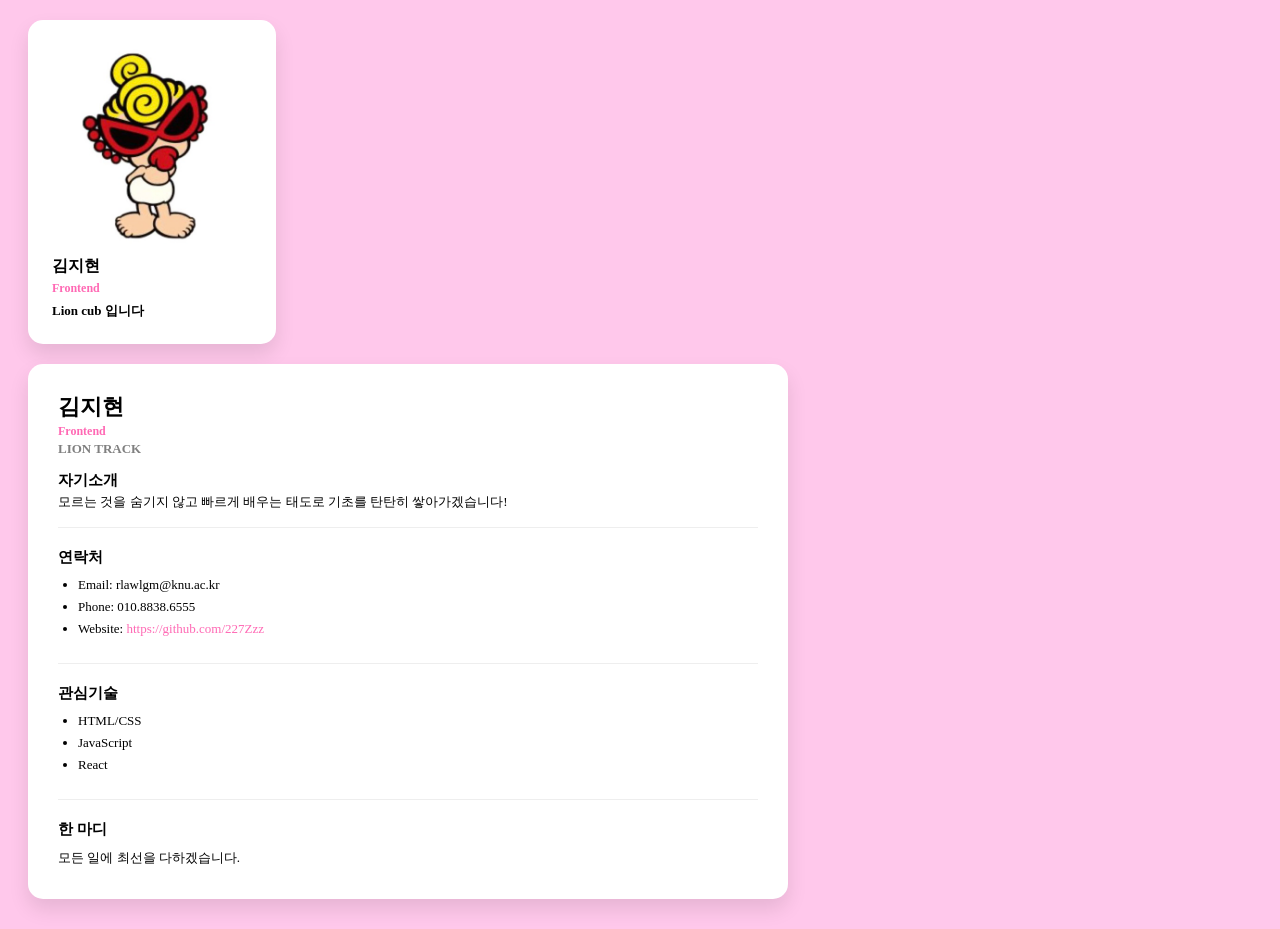
<file: FE_0401/kimjihyeon/index.html>
<!DOCTYPE html>
<html lang="ko">
<head>
    <meta charset="UTF-8">
    <meta name="viewport" content="width=device-width, initial-scale=1.0">
    <title>1주차 과제 - 김지현</title>
    <link rel="stylesheet" href="style.css">
</head>
<body>
    <div class="card-profile">

        <div class="image">
            <img src="_.jpg" alt="프로필 사진">
        </div>

        <div class="profile-info">
            <h4>김지현</h4>
            <h6 class="part">Frontend</h6>
            <p><strong>Lion cub 입니다</strong></p>
        </div>
    </div>

    <div class="card-detail">
        <div class="intro">
            <h2 class="name">김지현</h2>
            <div class="title">
                <span class="part">Frontend</span>
                <span class="track">LION TRACK</span>
            </div>
        </div>
    

        <section class="introduction">
            <h5>자기소개</h5>
            <h6>모르는 것을 숨기지 않고 빠르게 배우는 태도로 기초를 탄탄히 쌓아가겠습니다!</h6>
        </section>

        <hr>

        <div class="contact">
            <h5>연락처</h5>
            <ul>
                <li>Email: rlawlgm@knu.ac.kr</li>
                <li>Phone: 010.8838.6555</li>
                <li>Website: <a href="https://github.com/227Zzz" target="_blank">https://github.com/227Zzz</a></li>
            </ul>
        </div>

        <hr>

        <div class="content interesting">
            <h5>관심기술</h5>
            <ul>
                <li>HTML/CSS</li>
                <li>JavaScript</li>
                <li>React</li>
            </ul>
        </div>  

        <hr>

        <div class="content text-quote">
            <h5>한 마디</h5>
            <p class="quote">모든 일에 최선을 다하겠습니다. </p>
        </div>
        
    </div>

</body>
</html>
</file>
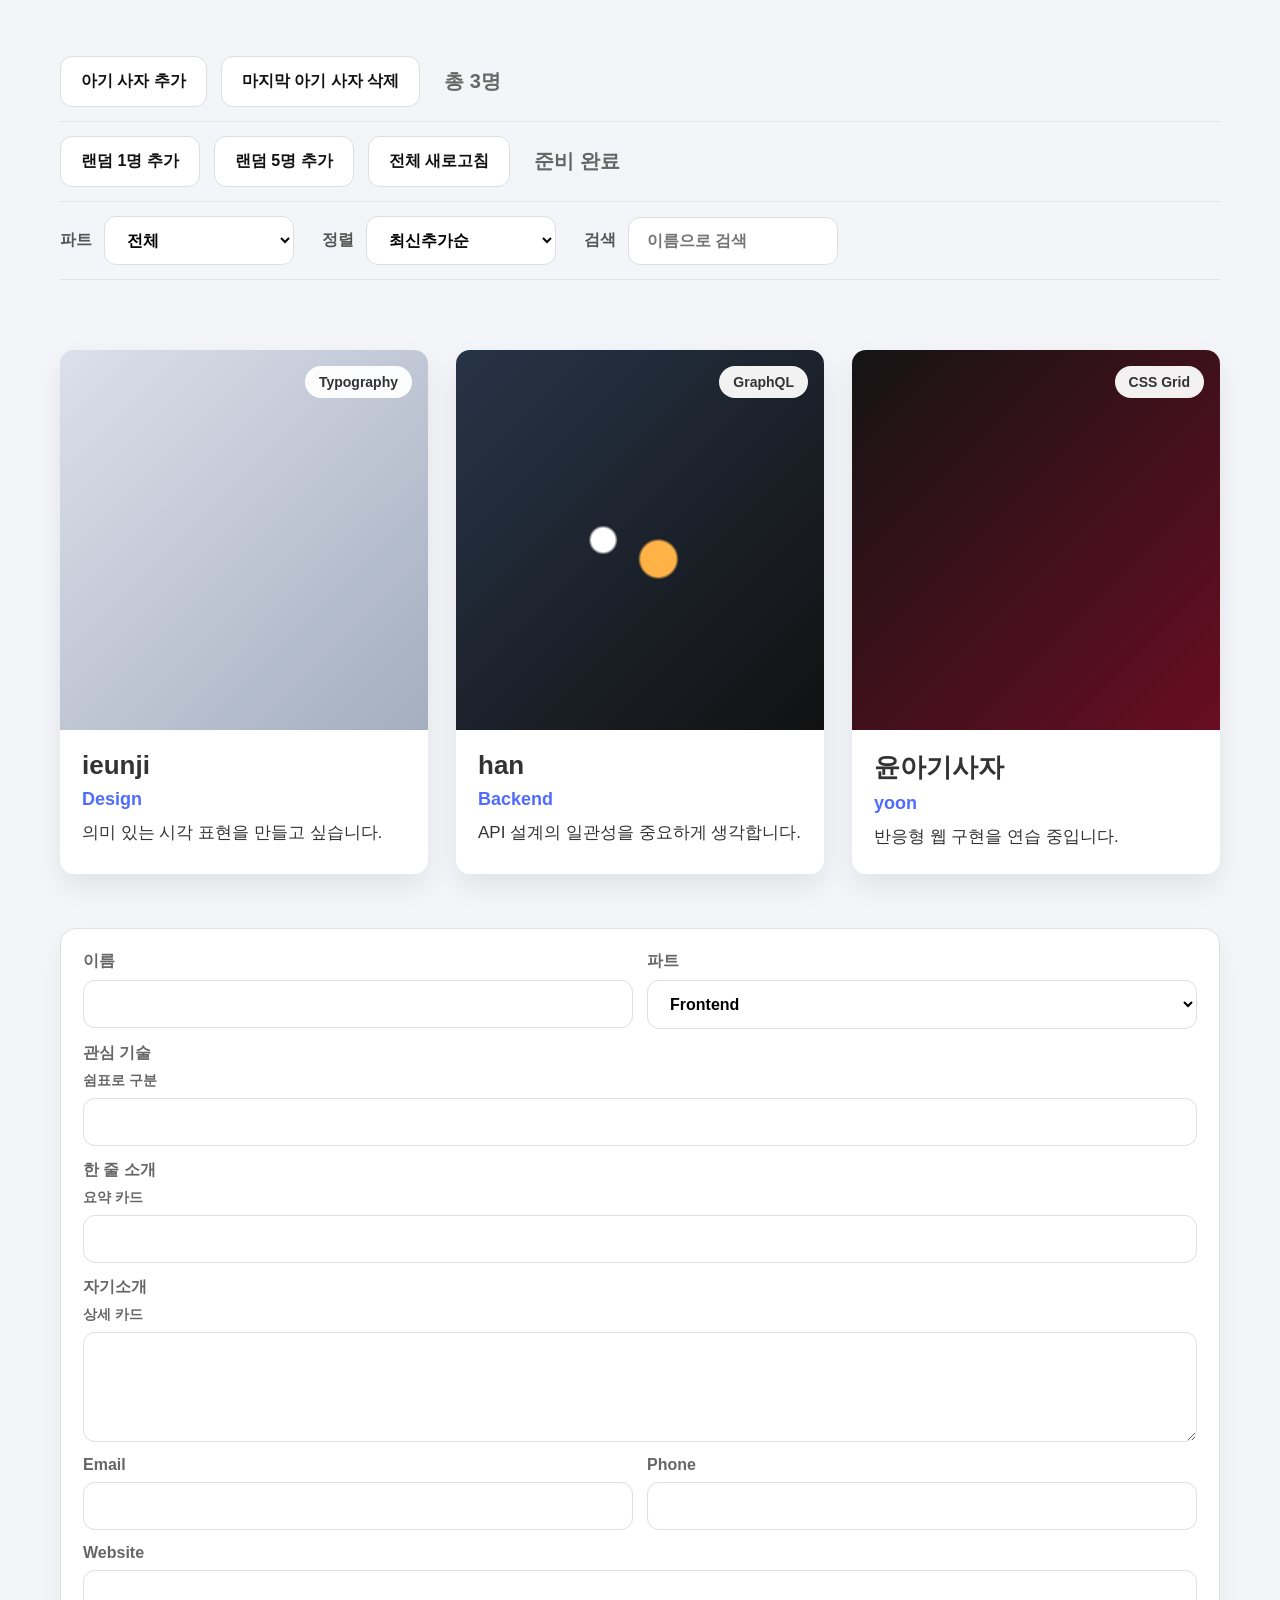
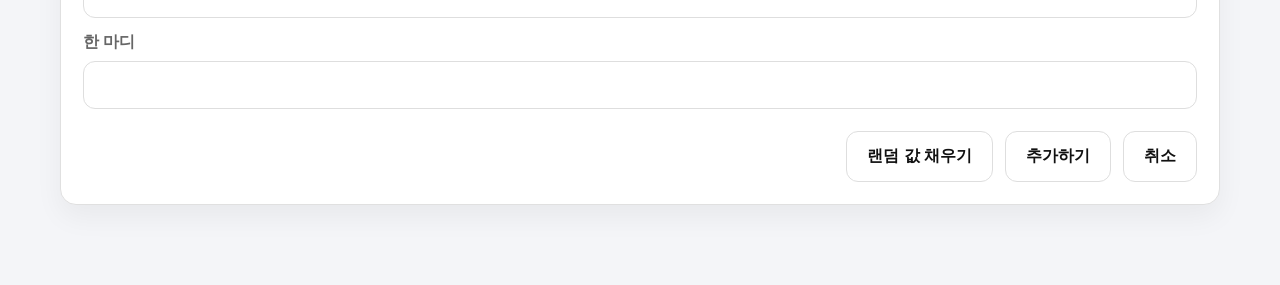
<file: FE_0517/ieunji/index.html>
<!DOCTYPE html>
<html lang="ko">
<head>
  <meta charset="UTF-8" />
  <meta name="viewport" content="width=device-width, initial-scale=1.0" />
  <title>아기 사자 대시보드</title>
  <link rel="stylesheet" href="style.css" />
</head>

<body>
  <main class="page">
    <!-- 상단 컨트롤 영역 -->
    <section class="control-panel">
      <div class="control-row">
        <button type="button" id="openFormBtn">아기 사자 추가</button>
        <button type="button" id="deleteLastBtn">마지막 아기 사자 삭제</button>
        <strong id="totalCount">총 9명</strong>
      </div>

      <div class="control-row">
        <button type="button" id="loadOneBtn">랜덤 1명 추가</button>
        <button type="button" id="loadFiveBtn">랜덤 5명 추가</button>
        <button type="button" id="refreshBtn">전체 새로고침</button>

        <strong id="requestStatus" class="status-text">준비 완료</strong>
        <button type="button" id="retryBtn" class="retry-button" hidden>재시도</button>
      </div>

      <div class="filter-row">
        <label>
          파트
          <select id="partFilter">
            <option value="all">전체</option>
            <option value="Frontend">Frontend</option>
            <option value="Backend">Backend</option>
            <option value="Design">Design</option>
          </select>
        </label>

        <label>
          정렬
          <select id="sortOption">
            <option value="latest">최신추가순</option>
            <option value="name">이름순</option>
          </select>
        </label>

        <label>
          검색
          <input id="searchInput" type="search" placeholder="이름으로 검색" />
        </label>
      </div>
    </section>

    <!-- 카드 목록 영역 -->
    <section class="card-section">
      <p id="emptyMessage" class="empty-message" hidden>
        표시할 아기 사자가 없습니다. 필터/검색 조건을 확인해 주세요.
      </p>

      <div id="lionList" class="lion-grid">
        <article
          class="lion-card"
          data-id="lion-1"
          data-name="ieunji"
          data-part="Design"
          data-skills="Typography"
          data-summary="의미 있는 시각 표현을 만들고 싶습니다."
          data-detail="사용자에게 잘 전달되는 디자인을 고민합니다."
          data-email="ieunji@example.com"
          data-phone="010-1111-1111"
          data-website="https://example.com/shin"
          data-comment="디자인으로 이야기를 전달하고 싶어요."
          data-image=""
          data-is-mine="true"
        >
          <div class="card-image image-1">
            <span class="skill-badge">Typography</span>
          </div>

          <div class="card-content">
            <h2>ieunji</h2>
            <strong class="part-text design">Design</strong>
            <p>의미 있는 시각 표현을 만들고 싶습니다.</p>
          </div>
        </article>

        <article
          class="lion-card"
          data-id="lion-2"
          data-name="han"
          data-part="Backend"
          data-skills="GraphQL"
          data-summary="API 설계의 일관성을 중요하게 생각합니다."
          data-detail="서버와 데이터 흐름을 안정적으로 설계하는 데 관심이 있습니다."
          data-email="han@example.com"
          data-phone="010-2222-2222"
          data-website="https://example.com/han"
          data-comment="튼튼한 서버를 만들고 싶어요."
          data-image=""
          data-is-mine="false"
        >
          <div class="card-image image-2">
            <span class="skill-badge">GraphQL</span>
          </div>

          <div class="card-content">
            <h2>han</h2>
            <strong class="part-text backend">Backend</strong>
            <p>API 설계의 일관성을 중요하게 생각합니다.</p>
          </div>
        </article>

        <article
          class="lion-card"
          data-id="lion-3"
          data-name="윤아기사자"
          data-part="yoon"
          data-skills="CSS Grid"
          data-summary="반응형 웹 구현을 연습 중입니다."
          data-detail="화면 크기에 따라 자연스럽게 변하는 UI에 관심이 있습니다."
          data-email="yoon@example.com"
          data-phone="010-3333-3333"
          data-website="https://example.com/yoon"
          data-comment="프론트엔드를 더 잘하고 싶어요."
          data-image=""
          data-is-mine="false"
        >
          <div class="card-image image-3">
            <span class="skill-badge">CSS Grid</span>
          </div>

          <div class="card-content">
            <h2>yoon</h2>
            <strong class="part-text frontend">Frontend</strong>
            <p>반응형 웹 구현을 연습 중입니다.</p>
          </div>
        </article>
      </div>
    </section>

    <!-- 입력 폼 영역 -->
    <section id="formPanel" class="form-panel">
      <form id="lionForm">
        <div class="form-grid two-column">
          <label>
            이름
            <input id="nameInput" type="text" />
          </label>

          <label>
            파트
            <select id="partInput">
              <option value="Frontend">Frontend</option>
              <option value="Backend">Backend</option>
              <option value="Design">Design</option>
            </select>
          </label>
        </div>

        <label>
          관심 기술 <span class="hint">쉼표로 구분</span>
          <input id="skillsInput" type="text" />
        </label>

        <label>
          한 줄 소개 <span class="hint">요약 카드</span>
          <input id="summaryInput" type="text" />
        </label>

        <label>
          자기소개 <span class="hint">상세 카드</span>
          <textarea id="detailInput"></textarea>
        </label>

        <div class="form-grid two-column">
          <label>
            Email
            <input id="emailInput" type="email" />
          </label>

          <label>
            Phone
            <input id="phoneInput" type="text" />
          </label>
        </div>

        <label>
          Website
          <input id="websiteInput" type="url" />
        </label>

        <label>
          한 마디
          <input id="commentInput" type="text" />
        </label>

        <div class="form-actions">
          <button type="button" id="fillRandomBtn">랜덤 값 채우기</button>
          <button type="submit">추가하기</button>
          <button type="button" id="cancelBtn">취소</button>
        </div>
      </form>
    </section>
  </main>

  <script src="script.js" defer></script>
</body>
</html>
</file>
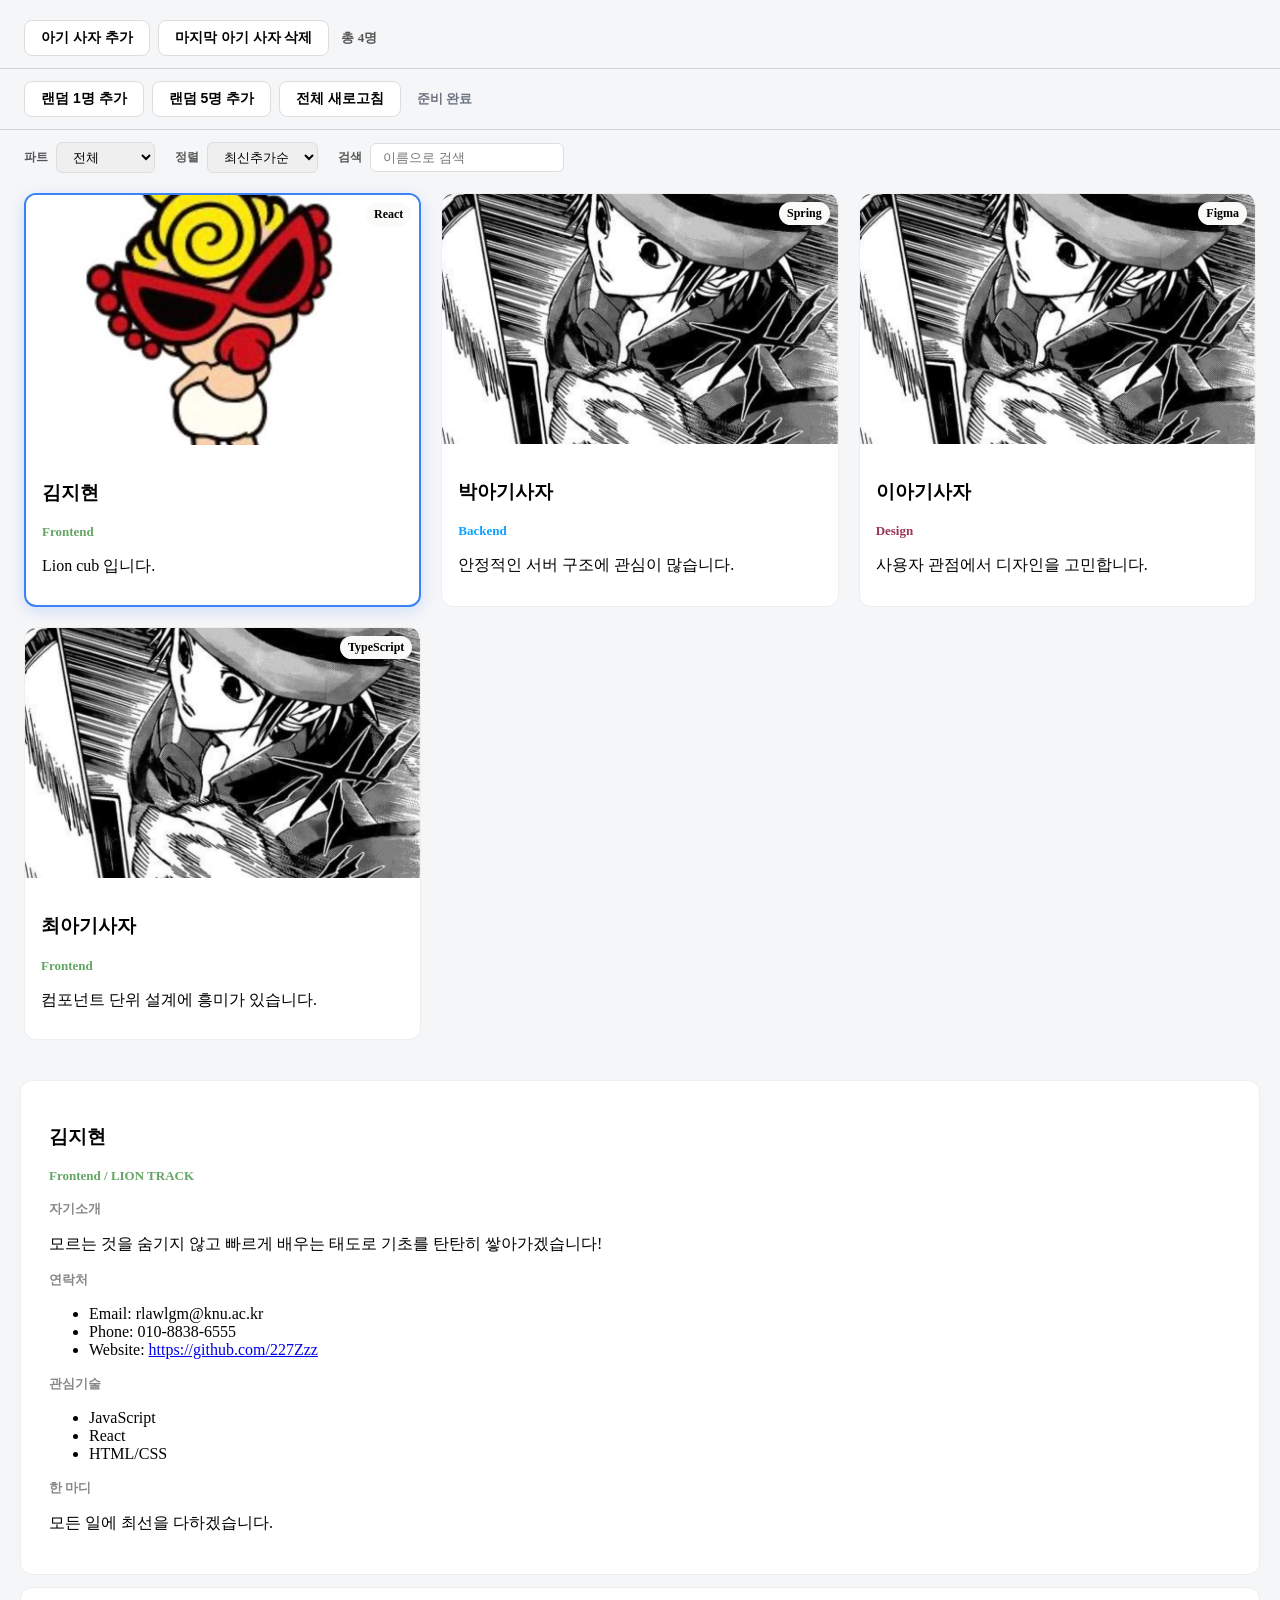
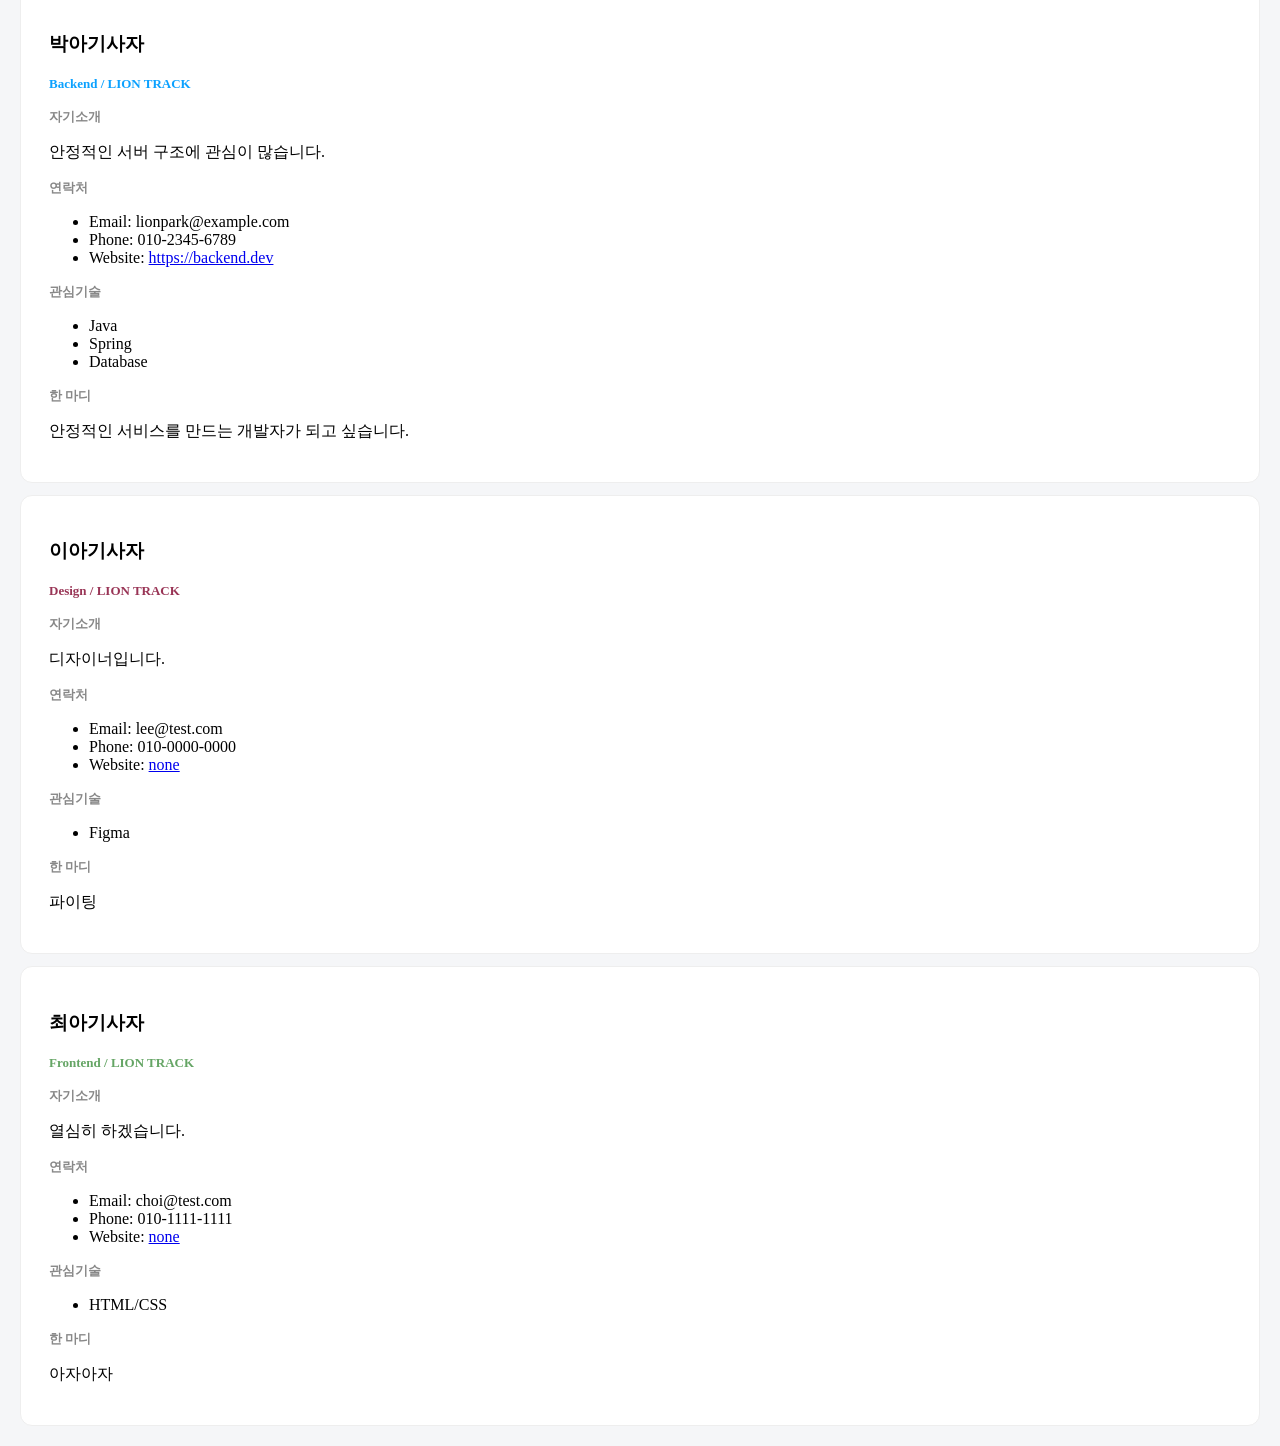
<file: FE_0524/kimjihyeon/index.html>
<!DOCTYPE html>
<html lang="ko">

<head>
    <meta charset="UTF-8">
    <meta name="viewport" content="width=device-width, initial-scale=1.0">
    <title>아기사자 명단</title>

    <link rel="stylesheet" href="style.css">
    <script src="script.js" defer></script>
</head>

<body>
    <main class="dashboard-container">

        <section class="action-bar">
            <button type="button" id="add-btn" class="action-btn">아기 사자 추가</button>
            <button type="button" id="delete-btn" class="action-btn">마지막 아기 사자 삭제</button>
            <span id="total-count" class="action-count">총 0명</span>
        </section>

        <section class="action-bar async-bar">
            <button class="action-btn fetch-btn" data-count="1">랜덤 1명 추가</button>
            <button class="action-btn fetch-btn" data-count="5">랜덤 5명 추가</button>
            <button id="refresh-all-btn" class="action-btn">전체 새로고침</button>

            <span id="async-status" class="status-text">준비 완료</span>

            <button id="retry-btn" class="action-btn hidden">재시도</button>
        </section>

        <section class="action-bar filter-bar">
            <div class="filter-group">
                <label for="filter-part">파트</label>
                <select id="filter-part" class="filter-select">
                    <option value="all">전체</option>
                    <option value="Frontend">Frontend</option>
                    <option value="Backend">Backend</option>
                    <option value="Design">Design</option>
                </select>
            </div>

            <div class="filter-group">
                <label for="sort-type">정렬</label>
                <select id="sort-type" class="filter-select">
                    <option value="latest">최신추가순</option>
                    <option value="name">이름순 </option>
                </select>
            </div>

            <div class="filter-group">
                <label for="search-input">검색</label>
                <input type="text" id="search-input" class="filter-select" placeholder="이름으로 검색">
            </div>
        </section>

        <div id="form-container" class="form-container hidden">
            <div class="form-card">
                <form id="lion-form">
                    <div class="form-group">
                        <label for="input-name">이름</label>
                        <input type="text" id="input-name" placeholder="예: 홍아기사자" required>
                    </div>

                    <div class="form-group">
                        <label for="select-part">파트</label>
                        <select id="select-part" required>
                            <option value="Frontend">Frontend</option>
                            <option value="Backend">Backend</option>
                            <option value="Design">Design</option>
                        </select>
                    </div>

                    <div class="form-group full-width">
                        <label for="input-skills">관심 기술 (쉼표로 구분)</label>
                        <input type="text" id="input-skills" placeholder="예: JavaScript, React, HTML/CSS" required>
                    </div>

                    <div class="form-group full-width">
                        <label for="input-desc">한 줄 소개 (요약 카드)</label>
                        <input type="text" id="input-desc" placeholder="예: 3주차 DOM 조작 연습 중!" required>
                    </div>

                    <div class="form-group full-width">
                        <label for="input-intro">자기소개 (상세 카드)</label>
                        <textarea id="input-intro" placeholder="예: HTML/CSS로 구조를 만들고, JS로 데이터를 바꾸면 화면이 바뀌는 경험을 하고 있습니다."
                            required></textarea>
                        <span class="error-msg hidden">자기소개를 입력해주세요.</span>
                    </div>

                    <div class="form-group">
                        <label for="input-email">Email</label>
                        <input type="email" id="input-email" placeholder="예: lion@example.com" required>
                    </div>

                    <div class="form-group">
                        <label for="input-phone">Phone</label>
                        <input type="tel" id="input-phone" placeholder="예: 010-1234-5678" required>
                    </div>

                    <div class="form-group full-width">
                        <label for="input-website">Website</label>
                        <input type="url" id="input-website" placeholder="예: https://example.com" required>
                    </div>

                    <div class="form-group full-width">
                        <label for="input-quote">한 마디</label>
                        <input type="text" id="input-quote" placeholder="예: 데이터 바꾸면 화면도 바뀐다!" required>
                    </div>

                    <div class="form-buttons">
                        <button type="button" id="random-fill-btn" class="action-btn">랜덤 값 채우기</button>
                        <button type="submit" id="submit-btn" class="submit-btn">추가하기</button>
                        <button type="button" id="cancel-btn" class="cancel-btn">취소</button>
                    </div>
                </form>
            </div>
        </div>

        <section class="summary-section">
            <h2 class="summary-title hidden">아기 사자 요약 카드 목록</h2>
            <div class="summary-grid">
            </div>
        </section>

        <section class="detail-section">
            <h2 class="summary-title hidden">상세 자기소개 목록</h2>
            <div class="detail-list">
            </div>
        </section>
    </main>
</body>
</file>
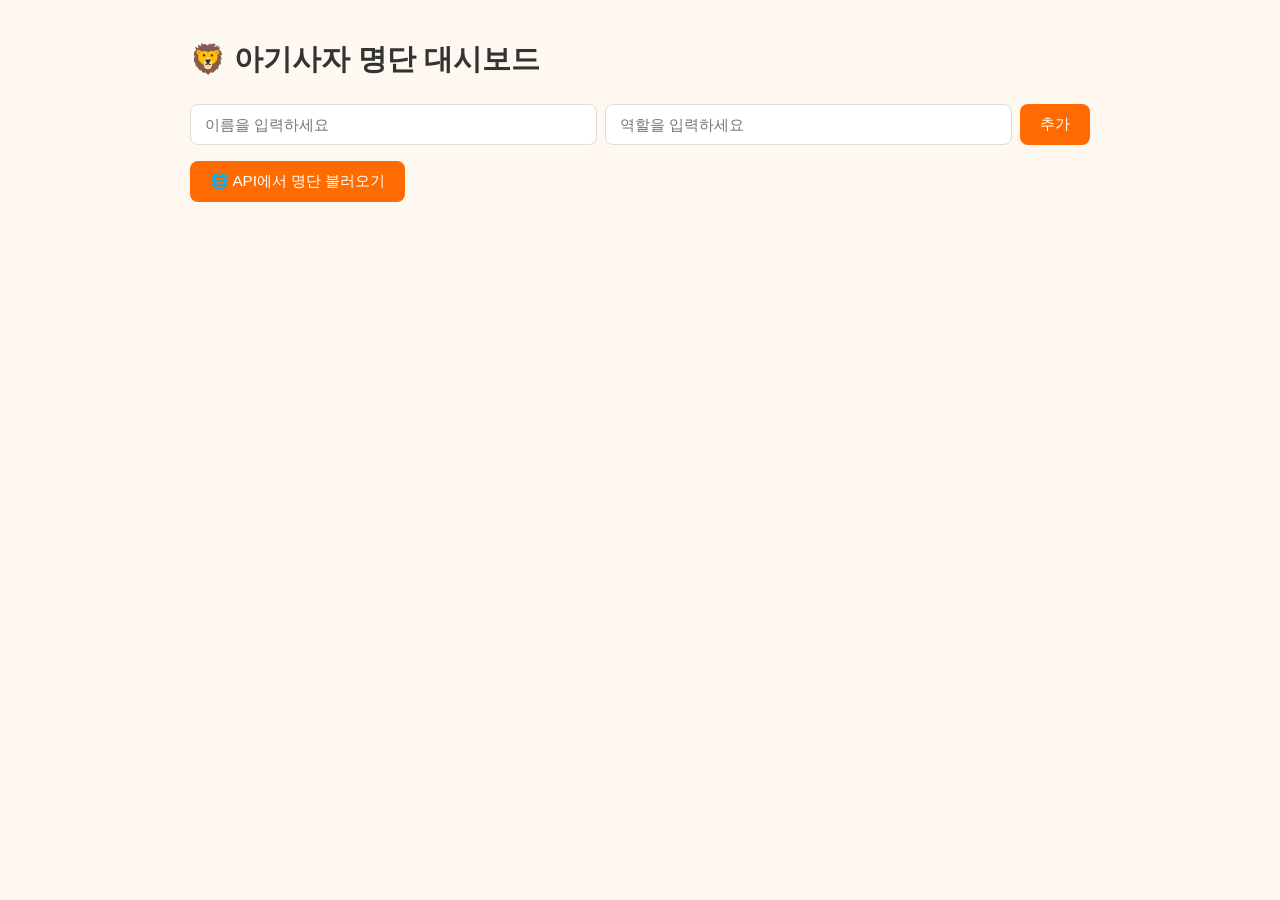
<file: FE_0525/ChoiJiin/index.html>
<!DOCTYPE html>
<html lang="ko">
<head>
  <meta charset="UTF-8">
  <meta name="viewport" content="width=device-width, initial-scale=1.0">
  <title>아기사자 대시보드</title>
  <link rel="stylesheet" href="style.css">
</head>
<body>
  <div class="container">
    <h1>🦁 아기사자 명단 대시보드</h1>

    <div class="form-area">
      <input type="text" id="nameInput" placeholder="이름을 입력하세요" />
      <input type="text" id="roleInput" placeholder="역할을 입력하세요" />
      <button id="addBtn">추가</button>
    </div>

    <button id="loadBtn">🌐 API에서 명단 불러오기</button>
    <p id="status"></p>

    <div class="card-grid" id="cardGrid"></div>
  </div>

  <script src="script.js"></script>
</body>
</html>
</file>
<file: FE_0401/kimjihyeon/style.css>
body {
  background-color: rgb(255, 200, 235);
}

.card-profile {
  width: 200px;
  background-color: white;
  margin: 20px;
  padding: 24px;
  border-radius: 15px;
  box-shadow: 0 10px 20px rgba(0, 0, 0, 0.1);
  display: flex;
  flex-direction: column;
}

.image img {
  width: 100%;
  display: block;
  border-radius: 8px;
}

.profile-info h4 {
  margin: 12px 0 4px;
  font-size: 16px;
}

.profile-info .part {
  margin: 0 0 6px;
  font-size: 12px;
}

.profile-info p {
  margin: 0;
  font-size: 13px;
}

.card-detail {
  width: 700px;
  background-color: white;
  margin: 0 20px 30px;
  padding: 28px 30px;
  border-radius: 15px;
  box-shadow: 0 10px 20px rgba(0, 0, 0, 0.1);
}

.introduction h5 {
  margin: 0 0 3px;
  font-size: 15px;
}

.introduction h6 {
  margin: 0;
  font-size: 13px;
  font-weight: normal;
}

.name {
  margin: 0 0 2px;
  font-size: 22px;
}

.title {
  display: flex;
  flex-direction: column;
  gap: 2px;
  margin-bottom: 14px;
}

.part {
  color: hotpink;
  font-size: 12px;
  font-weight: bold
}

.track {
  color: gray;
  font-size: 13px;
  font-weight: bold
}

.contact,
.interesting,
.text-quote {
  padding: 4px 0;
}

.contact h5,
.interesting h5,
.text-quote h5 {
  margin: 0 0 10px;
  font-size: 15px;
}

ul {
  padding-left: 20px;
  margin: 0;
}

li {
  margin: 0 0 6px;
  font-size: 13px;
}

a {
  color: hotpink;
  text-decoration: none;
}

.quote {
  margin: 0;
  font-size: 13px;
}

hr {
  margin: 16px 0;
  border: none;
  border-top: 1px solid #eee;
}
</file>
<file: FE_0517/ieunji/style.css>
* {
  box-sizing: border-box;
}

body {
  margin: 0;
  background: #f4f5f8;
  color: #333;
  font-family: Arial, sans-serif;
}

button,
input,
select,
textarea {
  font: inherit;
}

button {
  border: 1px solid #dedede;
  border-radius: 12px;
  padding: 14px 20px;
  background: #fff;
  color: #111;
  font-weight: 700;
  cursor: pointer;
}

button:hover {
  background: #f7f7f7;
}

button:disabled {
  color: #cfcfcf;
  cursor: not-allowed;
}

[hidden] {
  display: none !important;
}

.page {
  width: min(1400px, calc(100% - 120px));
  margin: 0 auto;
  padding: 42px 0 80px;
}

/* 상단 컨트롤 */

.control-panel {
  margin-bottom: 70px;
}

.control-row,
.filter-row {
  display: flex;
  align-items: center;
  gap: 14px;
  padding: 14px 0;
  border-bottom: 1px solid #e3e3e3;
}

#totalCount,
.status-text {
  margin-left: 10px;
  color: #666;
  font-size: 20px;
}

.retry-button {
  border-color: #b6c4ff;
}

.filter-row {
  gap: 28px;
}

.filter-row label {
  display: flex;
  align-items: center;
  gap: 12px;
  color: #555;
  font-weight: 700;
}

select,
input,
textarea {
  border: 1px solid #dedede;
  border-radius: 12px;
  background: #fff;
  padding: 14px 18px;
  outline: none;
}

select {
  min-width: 190px;
}

.filter-row input {
  width: 210px;
}

/* 카드 영역 */

.card-section {
  margin-bottom: 54px;
}

.lion-grid {
  display: grid;
  grid-template-columns: repeat(3, 1fr);
  gap: 28px;
}

.lion-card {
  overflow: hidden;
  border-radius: 14px;
  background: #fff;
  box-shadow: 0 12px 28px rgba(0, 0, 0, 0.08);
}

.lion-card.is-selected {
  outline: 3px solid #5271ff;
}

.card-image {
  position: relative;
  height: 380px;
  background-size: cover;
  background-position: center;
}

.card-image img {
  width: 100%;
  height: 100%;
  object-fit: cover;
}

.image-1 {
  background:
    linear-gradient(rgba(255,255,255,0.1), rgba(255,255,255,0.1)),
    linear-gradient(135deg, #d8dce8, #9aa5b8);
}

.image-2 {
  background:
    radial-gradient(circle at 40% 50%, #fff 0 4%, transparent 5%),
    radial-gradient(circle at 55% 55%, #ffb347 0 6%, transparent 7%),
    linear-gradient(135deg, #273447, #111);
}

.image-3 {
  background: linear-gradient(135deg, #141414, #690d21);
}

.skill-badge {
  position: absolute;
  top: 16px;
  right: 16px;
  border-radius: 999px;
  padding: 8px 14px;
  background: rgba(255, 255, 255, 0.94);
  color: #333;
  font-weight: 800;
  font-size: 14px;
}

.card-content {
  padding: 20px 22px 24px;
}

.card-content h2 {
  margin: 0 0 8px;
  color: #333;
  font-size: 26px;
}

.part-text {
  display: block;
  margin-bottom: 10px;
  color: #4f6cff;
  font-size: 18px;
}

.part-text.frontend {
  color: #4f6cff;
}

.part-text.backend {
  color: #4f6cff;
}

.part-text.design {
  color: #4f6cff;
}

.card-content p {
  margin: 0;
  color: #333;
  font-size: 17px;
  line-height: 1.5;
}

.empty-message {
  margin: 40px 0;
  padding: 30px;
  border-radius: 14px;
  background: #fff;
  color: #777;
  text-align: center;
  font-weight: 700;
}

/* 폼 영역 */

.form-panel {
  border: 1px solid #e0e0e0;
  border-radius: 16px;
  background: #fff;
  padding: 22px;
  box-shadow: 0 12px 28px rgba(0, 0, 0, 0.05);
}

#lionForm {
  display: flex;
  flex-direction: column;
  gap: 14px;
}

#lionForm label {
  display: flex;
  flex-direction: column;
  gap: 8px;
  color: #666;
  font-weight: 700;
}

.form-grid.two-column {
  display: grid;
  grid-template-columns: repeat(2, 1fr);
  gap: 14px;
}

#lionForm input,
#lionForm select,
#lionForm textarea {
  width: 100%;
}

#lionForm textarea {
  min-height: 110px;
  resize: vertical;
  line-height: 1.5;
}

.hint {
  color: #666;
  font-size: 14px;
}

.form-actions {
  display: flex;
  justify-content: flex-end;
  gap: 12px;
  margin-top: 8px;
}

/* 로딩 상태에서 전체 버튼 비활성화 느낌 */
body.is-loading button {
  opacity: 0.45;
}

body.is-loading input,
body.is-loading select {
  opacity: 0.8;
}

/* 반응형 */

@media (max-width: 1100px) {
  .page {
    width: min(100% - 40px, 900px);
  }

  .lion-grid {
    grid-template-columns: repeat(2, 1fr);
  }

  .card-image {
    height: 300px;
  }
}

@media (max-width: 700px) {
  .page {
    width: calc(100% - 28px);
  }

  .control-row,
  .filter-row {
    flex-wrap: wrap;
  }

  .lion-grid,
  .form-grid.two-column {
    grid-template-columns: 1fr;
  }

  .card-image {
    height: 260px;
  }

  .form-actions {
    justify-content: stretch;
    flex-direction: column;
  }
}
</file>
<file: FE_0524/kimjihyeon/style.css>
/* ===========================
   1. 전역 & 레이아웃
=========================== */
body {
    background-color: #f5f6f8;
    margin: 0;
}

.hidden { display: none !important; }

/* ===========================
   2. 버튼 스타일
=========================== */
.action-bar {
    display: flex;
    align-items: center;
    gap: 8px;
    padding: 20px 24px 0;
}

.action-btn,
.submit-btn,
.cancel-btn {
    padding: 8px 16px;
    font-size: 14px;
    font-weight: bold;
    border: 1px solid #ddd;
    border-radius: 8px;
    background-color: #fff;
    cursor: pointer;
}

/* 총 N명 */
.action-count {
    font-size: 13px;
    font-weight: bold;
    color: #555;
    margin-left: 4px;
}

/* ===========================
   3. 폼 카드 컨테이너
=========================== */
.form-card {
    background-color: #fff;
    border: 1px solid #e5e7eb;
    border-radius: 12px;
    padding: 24px 28px;
    margin: 16px 24px;
}

.form-group.full-width {
    grid-column: span 2;
}

/* 2열 그리드 */
#lion-form {
    display: grid;
    grid-template-columns: repeat(2, 1fr);
    gap: 16px;
}

/* ===========================
   4. 폼 요소 (라벨 / 인풋 / 셀렉트 / 텍스트에리어)
=========================== */
.form-group {
    display: flex;
    flex-direction: column;
    gap: 6px;
}

.form-group label {
    font-size: 13px;
    font-weight: bold;
    color: #333;
}

/* 인풋 공통 */
.form-group input,
.form-group select,
.form-group textarea {
    width: 100%;
    box-sizing: border-box;
    padding: 9px 12px;
    border: 1px solid #d1d5db;
    border-radius: 8px;
    font-size: 14px;
    color: #111;
    background-color: #fff;
    outline: none;
}
.form-group input:focus,
.form-group select:focus,
.form-group textarea:focus {
    border-color: #3b82f6;
    box-shadow: 0 0 0 3px rgba(59, 130, 246, 0.1);
}
.form-group input::placeholder,
.form-group textarea::placeholder {
    color: #9ca3af;
}

.form-group textarea {
    min-height: 100px;
    resize: vertical;
}

/* ===========================
   5. 폼 버튼 영역
=========================== */
.form-buttons {
    display: flex;
    justify-content: flex-end;
    gap: 8px;
    grid-column: span 2;
}

/* ===========================
   6. 요약 카드 컴포넌트
=========================== */
.summary-card {
    background-color: white;

    display: flex;
    flex-direction: column;
    border-radius: 12px;
    overflow: hidden;
    border: 1px solid #eee;
}
.summary-card.card-mine {
    border: 2px solid #3b82f6;
    box-shadow: 0 4px 16px rgba(59, 130, 246, 0.2);
}

/* 이미지 영역 - badge를 relative 기준으로 */
.profile-image-wrapper { position: relative; }
.profile-image-wrapper img {
    width: 100%;
    height: 250px;
    object-fit: cover;
}

.badge {
    position: absolute;
    top: 8px;
    right: 8px;

    background-color: #fafaf8;
    padding: 4px 8px;
    font-size: 12px;
    border-radius: 20px;
    font-weight: bold;
}

.card-info { padding: 12px 16px; }

/* ===========================
   7. 상세 자기소개
=========================== */
.detail-list {
    display: flex;
    flex-direction: column;
    gap: 12px;
    padding: 20px;
}
.detail-card {
    background-color: white;

    padding: 24px 28px;
    border: 1px solid #eee;
    border-radius: 12px;
}
.detail-card h4 {
    font-size: 13px;
    color: #888;
    margin: 16px 0 4px;
}

/* ===========================
   8. 역할 색상 - MODIFIED
=========================== */
.member-role {
    font-size: 13px;
    font-weight: 600;
    margin: 2px 0 6px;
}
.member-role--frontend   { color: rgb(101, 165, 101); }
.member-role--backend    { color: rgb(11, 161, 255); }
.member-role--design     { color: rgb(153, 53, 86); }

/* ===========================
   9. 반응형
=========================== */
.summary-grid {
    display: grid;
    grid-template-columns: repeat(3, 1fr);
    gap: 20px;
    padding: 20px 24px;
}

@media (max-width: 768px) {
    .summary-grid { grid-template-columns: repeat(2, 1fr); }
}

@media (max-width: 480px) {
    .summary-grid { grid-template-columns: 1fr; }

    #lion-form {
        grid-template-columns: 1fr;
    }
    .form-group,
    .form-buttons {
        grid-column: span 1;
    }
}

/* ===========================
   10. 4주차 신규 컨트롤 영역
=========================== */
/* 두 번째, 세 번째 줄 바(Bar)의 상단 여백 조절 */
.async-bar, 
.filter-bar {
    margin-top: 12px;
    padding-top: 12px;
    border-top: 1px solid lightgray;
}

/* 비동기 상태 텍스트 디자인 */
.status-text {
    font-size: 13px;
    font-weight: bold;
    color: #6b7280;
    margin-left: 8px;
}

/* 필터 및 검색창 그룹 디자인 */
.filter-group {
    display: flex;
    align-items: center;
    gap: 8px;
    margin-right: 12px;
}

.filter-group label {
    font-size: 12px;
    font-weight: bold;
    color: #555;
}

/* 필터 선택창과 검색창 디자인 */
.filter-select,
.filter-input {
    padding: 6px 12px;
    border: 1px solid #ddd;
    border-radius: 6px;
    font-size: 13px;
    outline: none;
}

.filter-input::placeholder {
    color: #aaa;
}

.filter-select:focus,
.filter-input:focus {
    border-color: #3b82f6;
}
</file>
<file: FE_0525/ChoiJiin/style.css>
* {
  box-sizing: border-box;
  margin: 0;
  padding: 0;
}

body {
  font-family: 'Segoe UI', sans-serif;
  background-color: #fff8f0;
  padding: 40px 20px;
}

.container {
  max-width: 900px;
  margin: 0 auto;
}

h1 {
  font-size: 1.8rem;
  color: #333;
  margin-bottom: 24px;
}

/* 3주차: 입력 폼 */
.form-area {
  display: flex;
  gap: 8px;
  margin-bottom: 16px;
  flex-wrap: wrap;
}

.form-area input {
  flex: 1;
  min-width: 150px;
  padding: 10px 14px;
  border: 1px solid #ddd;
  border-radius: 8px;
  font-size: 0.95rem;
}


button {
  background-color: #ff6b00;
  color: white;
  border: none;
  padding: 10px 20px;
  border-radius: 8px;
  font-size: 0.95rem;
  cursor: pointer;
}

button:hover {
  background-color: #e05e00;
}

#loadBtn {
  margin-bottom: 12px;
}

#status {
  margin-bottom: 16px;
  color: #555;
  font-size: 0.9rem;
}

/* 2주차: 카드 그리드 (반응형) */
.card-grid {
  display: grid;
  grid-template-columns: repeat(3, 1fr);
  gap: 16px;
}

@media (max-width: 768px) {
  .card-grid {
    grid-template-columns: repeat(2, 1fr);
  }
}

@media (max-width: 480px) {
  .card-grid {
    grid-template-columns: 1fr;
  }
}

.card {
  background: white;
  border-radius: 12px;
  padding: 20px;
  box-shadow: 0 2px 8px rgba(0,0,0,0.08);
  position: relative;
}

.card h3 {
  font-size: 1.1rem;
  margin-bottom: 6px;
  color: #222;
}

.card p {
  font-size: 0.9rem;
  color: #666;
}

.card .badge {
  position: absolute;
  top: 12px;
  right: 12px;
  background-color: #ff6b00;
  color: white;
  font-size: 0.75rem;
  padding: 4px 10px;
  border-radius: 20px;
}

.delete-btn {
  margin-top: 12px;
  background-color: #eee;
  color: #555;
  font-size: 0.8rem;
  padding: 6px 12px;
}

.delete-btn:hover {
  background-color: #ddd;
}
</file>
